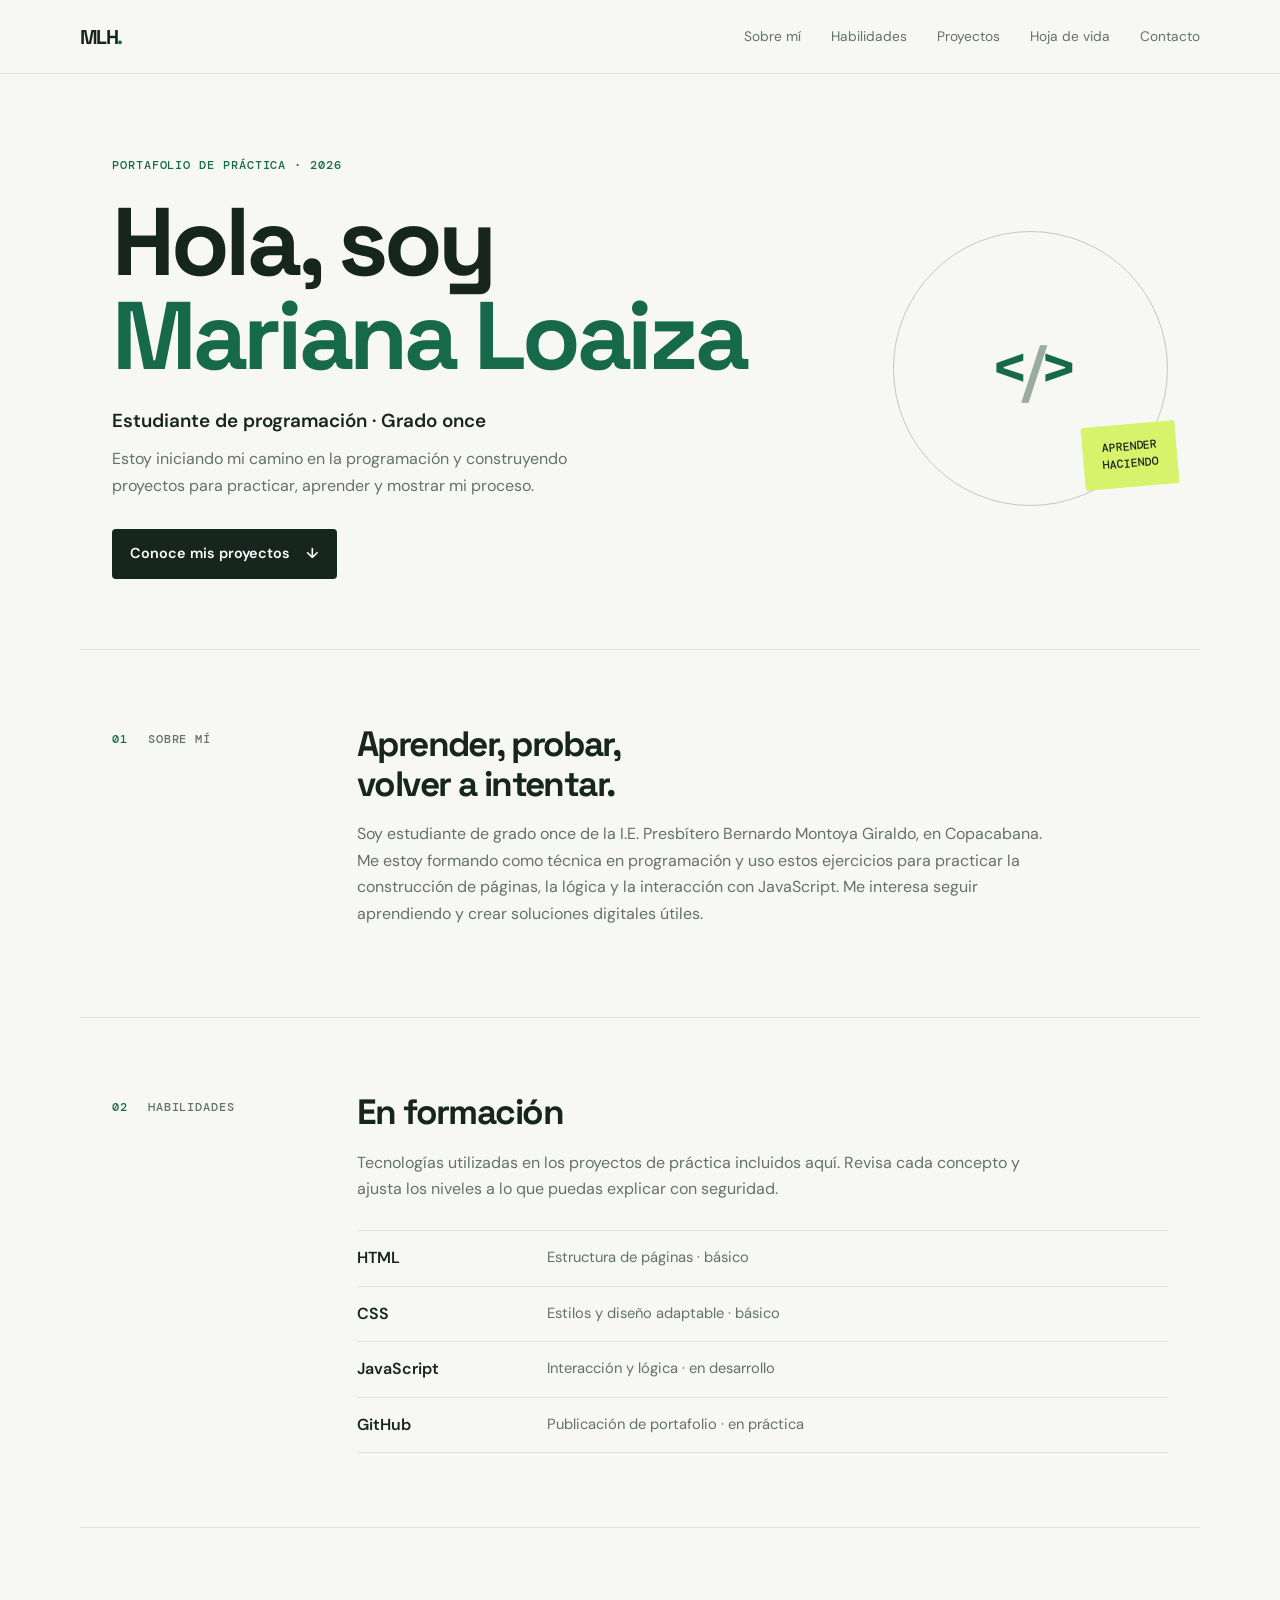
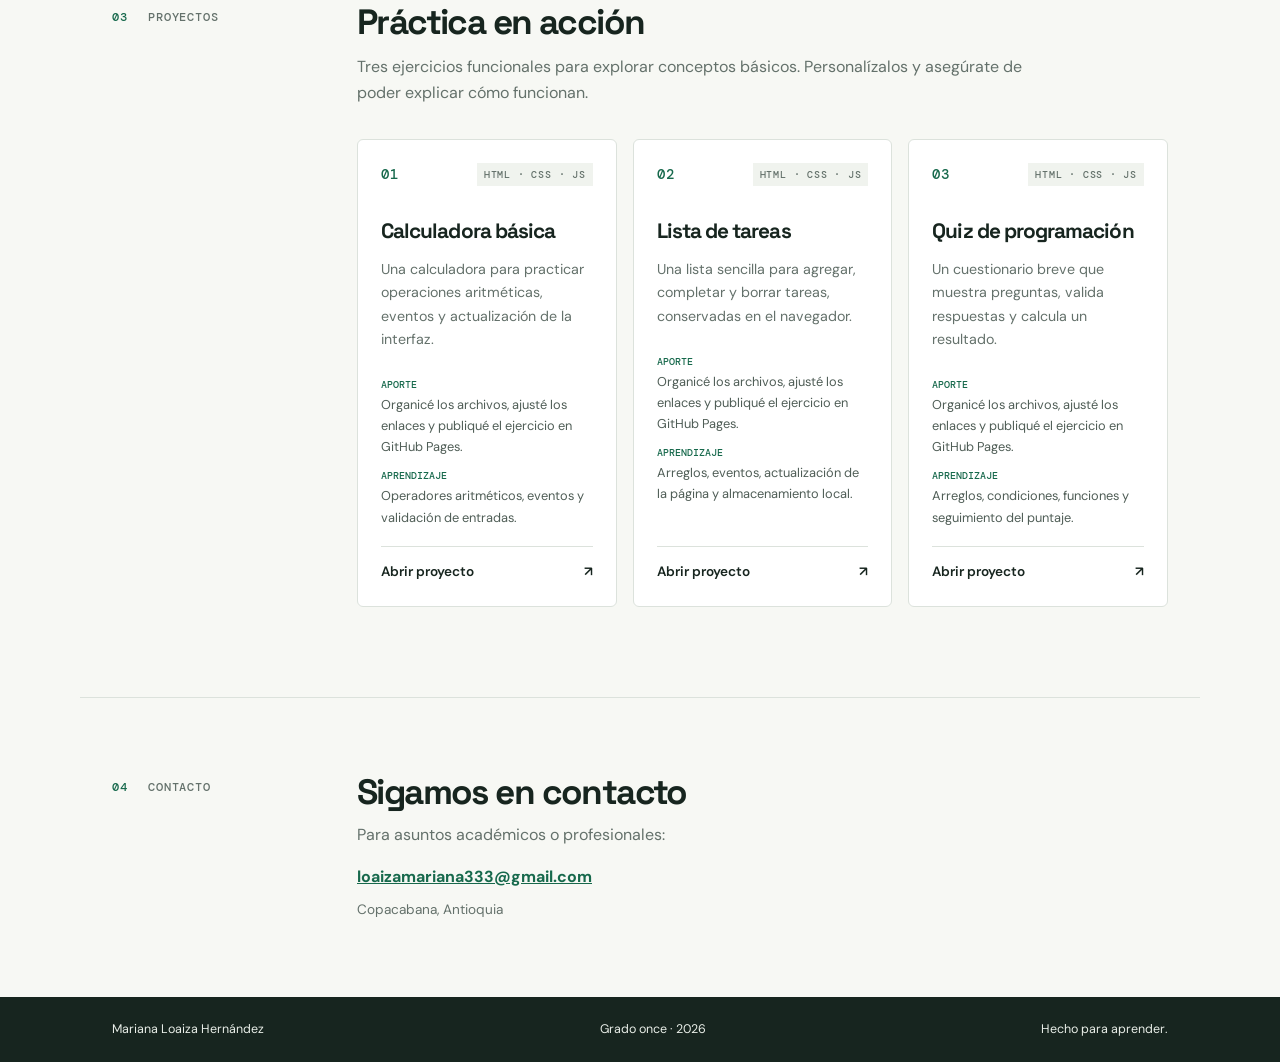
<file: index.html>
<!doctype html>
<html lang="es">
<head>
  <meta charset="utf-8">
  <meta name="viewport" content="width=device-width, initial-scale=1">
  <meta name="description" content="Portafolio de práctica en programación de Mariana Loaiza Hernández, estudiante de grado once.">
  <title>Mariana Loaiza | Portafolio de programación</title>
  <link rel="stylesheet" href="styles.css">
</head>
<body>
  <header class="site-header">
    <a class="brand" href="#inicio" aria-label="Inicio">MLH<span>.</span></a>
    <nav aria-label="Navegación principal">
  <a href="#sobre-mi">Sobre mí</a>
  <a href="#habilidades">Habilidades</a>
  <a href="#proyectos">Proyectos</a>
  <a href="hoja-de-vida.html">Hoja de vida</a>
  <a href="#contacto">Contacto</a>
</nav>
  </header>

  <main>
    <section class="hero" id="inicio">
      <div class="hero-copy">
        <p class="eyebrow">PORTAFOLIO DE PRÁCTICA · 2026</p>
        <h1>Hola, soy<br><span>Mariana Loaiza</span></h1>
        <p class="lead">Estudiante de programación · Grado once</p>
        <p class="intro">Estoy iniciando mi camino en la programación y construyendo proyectos para practicar, aprender y mostrar mi proceso.</p>
        <a class="button" href="#proyectos">Conoce mis proyectos <span aria-hidden="true">↓</span></a>
      </div>
      <div class="hero-mark" aria-hidden="true">
        <span>&lt;</span><i>/</i><span>&gt;</span>
        <b>aprender<br>haciendo</b>
      </div>
    </section>

    <section class="section about" id="sobre-mi">
      <div class="section-label"><span>01</span> SOBRE MÍ</div>
      <div>
        <h2>Aprender, probar,<br>volver a intentar.</h2>
        <p>Soy estudiante de grado once de la I.E. Presbítero Bernardo Montoya Giraldo, en Copacabana. Me estoy formando como técnica en programación y uso estos ejercicios para practicar la construcción de páginas, la lógica y la interacción con JavaScript. Me interesa seguir aprendiendo y crear soluciones digitales útiles.</p>
      </div>
    </section>

    <section class="section skills" id="habilidades">
      <div class="section-label"><span>02</span> HABILIDADES</div>
      <div>
        <h2>En formación</h2>
        <p class="section-note">Tecnologías utilizadas en los proyectos de práctica incluidos aquí. Revisa cada concepto y ajusta los niveles a lo que puedas explicar con seguridad.</p>
        <div class="skill-list">
          <div><strong>HTML</strong><span>Estructura de páginas · básico</span></div>
          <div><strong>CSS</strong><span>Estilos y diseño adaptable · básico</span></div>
          <div><strong>JavaScript</strong><span>Interacción y lógica · en desarrollo</span></div>
          <div><strong>GitHub</strong><span>Publicación de portafolio · en práctica</span></div>
        </div>
      </div>
    </section>

    <section class="projects section" id="proyectos">
      <div class="section-label"><span>03</span> PROYECTOS</div>
      <div class="projects-content">
        <h2>Práctica en acción</h2>
        <p class="section-note">Tres ejercicios funcionales para explorar conceptos básicos. Personalízalos y asegúrate de poder explicar cómo funcionan.</p>

        <div class="project-grid">
          <article class="project-card">
            <div class="project-top">
              <span class="project-number">01</span>
              <span class="tag">HTML · CSS · JS</span>
            </div>
            <h3>Calculadora básica</h3>
            <p>Una calculadora para practicar operaciones aritméticas, eventos y actualización de la interfaz.</p>
            <dl>
              <dt>Aporte</dt>
              <dd>Organicé los archivos, ajusté los enlaces y publiqué el ejercicio en GitHub Pages.</dd>
              <dt>Aprendizaje</dt>
              <dd>Operadores aritméticos, eventos y validación de entradas.</dd>
            </dl>
            <a href="calculadora.html">Abrir proyecto <span aria-hidden="true">↗</span></a>
          </article>

          <article class="project-card">
            <div class="project-top">
              <span class="project-number">02</span>
              <span class="tag">HTML · CSS · JS</span>
            </div>
            <h3>Lista de tareas</h3>
            <p>Una lista sencilla para agregar, completar y borrar tareas, conservadas en el navegador.</p>
            <dl>
              <dt>Aporte</dt>
              <dd>Organicé los archivos, ajusté los enlaces y publiqué el ejercicio en GitHub Pages.</dd>
              <dt>Aprendizaje</dt>
              <dd>Arreglos, eventos, actualización de la página y almacenamiento local.</dd>
            </dl>
            <a href="tareas.html">Abrir proyecto <span aria-hidden="true">↗</span></a>
          </article>

          <article class="project-card">
            <div class="project-top">
              <span class="project-number">03</span>
              <span class="tag">HTML · CSS · JS</span>
            </div>
            <h3>Quiz de programación</h3>
            <p>Un cuestionario breve que muestra preguntas, valida respuestas y calcula un resultado.</p>
            <dl>
              <dt>Aporte</dt>
              <dd>Organicé los archivos, ajusté los enlaces y publiqué el ejercicio en GitHub Pages.</dd>
              <dt>Aprendizaje</dt>
              <dd>Arreglos, condiciones, funciones y seguimiento del puntaje.</dd>
            </dl>
            <a href="quiz.html">Abrir proyecto <span aria-hidden="true">↗</span></a>
          </article>
        </div>
      </div>
    </section>

    <section class="contact section" id="contacto">
      <div class="section-label"><span>04</span> CONTACTO</div>
      <div>
        <h2>Sigamos en contacto</h2>
        <p>Para asuntos académicos o profesionales:</p>
        <a class="email" href="mailto:loaizamariana333@gmail.com">loaizamariana333@gmail.com</a>
        <p class="small">Copacabana, Antioquia</p>
      </div>
    </section>
  </main>

  <footer>
    <span>Mariana Loaiza Hernández</span>
    <span>Grado once · 2026</span>
    <span>Hecho para aprender.</span>
  </footer>
</body>
</html>
</file>
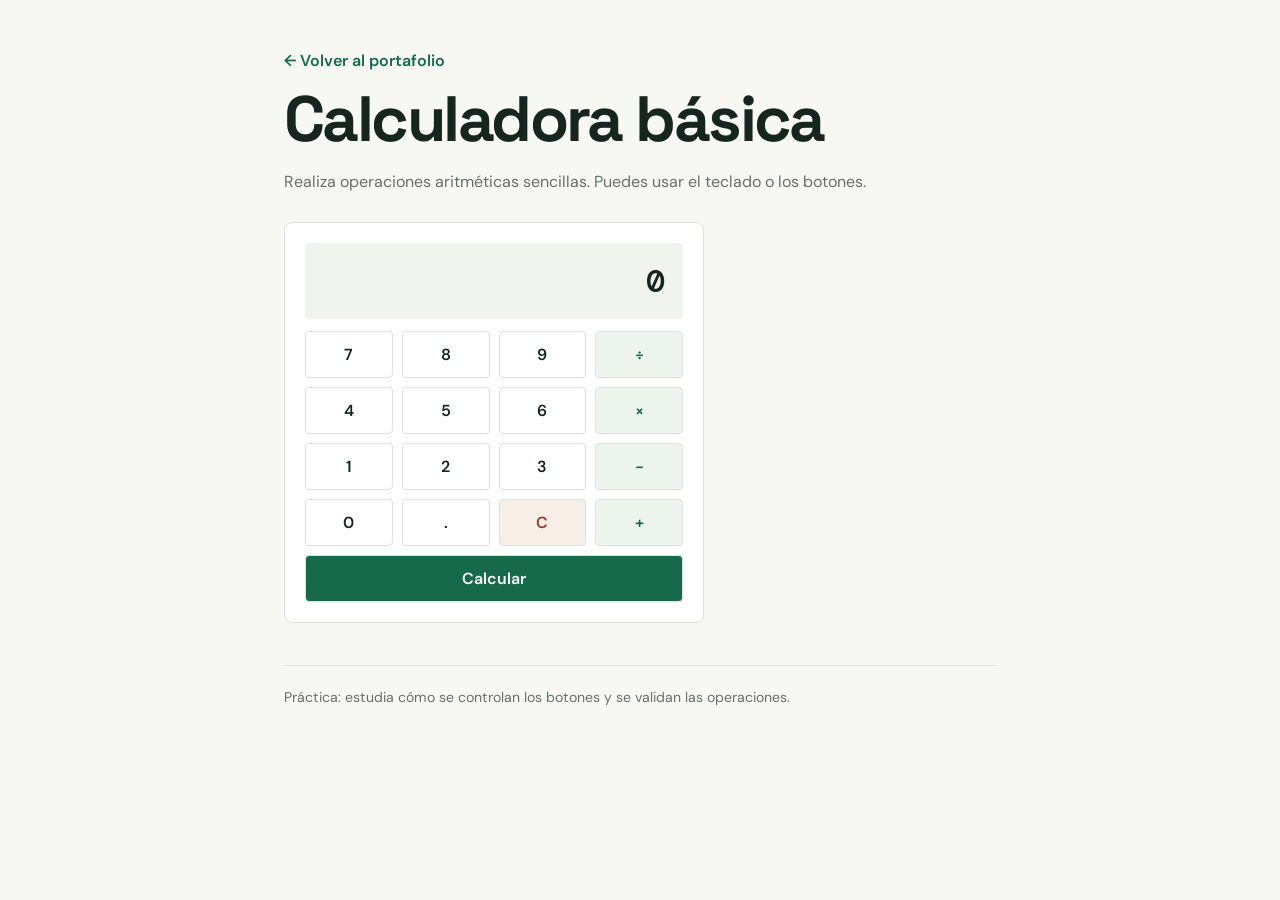
<file: calculadora.html>
<!doctype html>
<html lang="es">
<head>
  <meta charset="utf-8">
  <meta name="viewport" content="width=device-width, initial-scale=1">
  <title>Calculadora básica | Mariana Loaiza</title>
  <link rel="stylesheet" href="demo.css">
</head>
<body>
  <main>
<a class="back" href="https://loaizamariana333-pixel.github.io/portafolio-programacion-mariana-loaiza/">← Volver al portafolio</a>    <h1>Calculadora básica</h1>
    <p>Realiza operaciones aritméticas sencillas. Puedes usar el teclado o los botones.</p>

    <section class="calc" aria-label="Calculadora">
      <output id="display" aria-live="polite">0</output>
      <div class="keys">
        <button data-value="7">7</button><button data-value="8">8</button>
        <button data-value="9">9</button><button class="op" data-value="/">÷</button>
        <button data-value="4">4</button><button data-value="5">5</button>
        <button data-value="6">6</button><button class="op" data-value="*">×</button>
        <button data-value="1">1</button><button data-value="2">2</button>
        <button data-value="3">3</button><button class="op" data-value="-">−</button>
        <button data-value="0">0</button><button data-value=".">.</button>
        <button class="clear" data-action="clear">C</button>
        <button class="op" data-value="+">+</button>
        <button class="equal" data-action="equals">Calcular</button>
      </div>
    </section>

    <p class="hint">Práctica: estudia cómo se controlan los botones y se validan las operaciones.</p>
  </main>
  <script src="calculadora.js"></script>
</body>
</html>
</file>
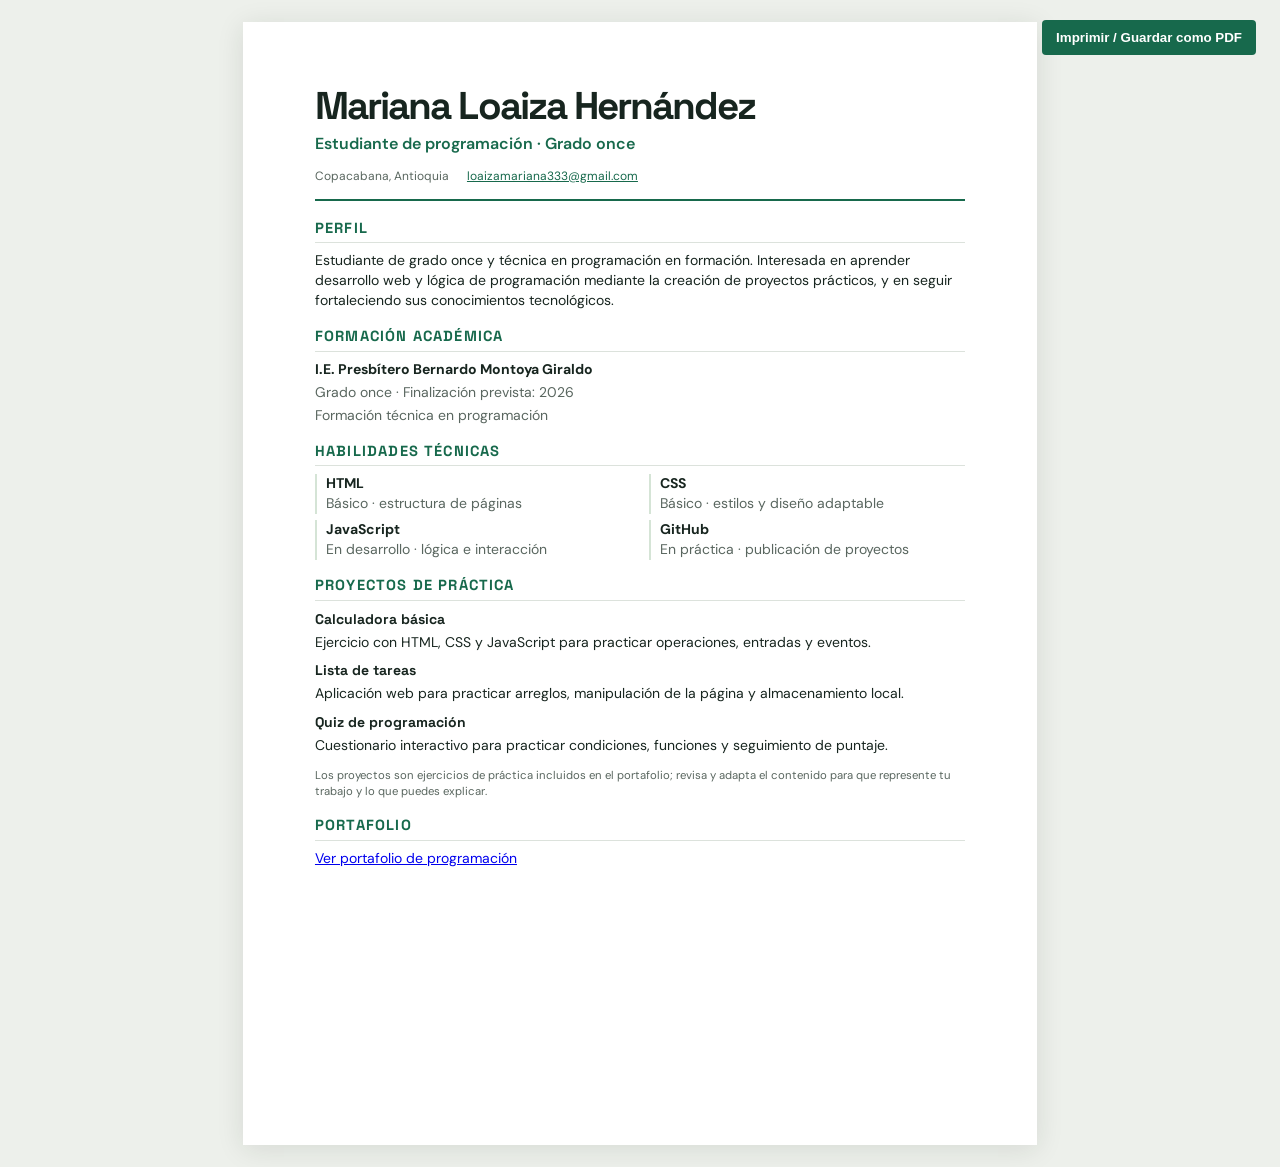
<file: hoja-de-vida.html>
<!doctype html>
<html lang="es"><head><meta charset="utf-8"><meta name="viewport" content="width=device-width,initial-scale=1"><title>Hoja de vida | Mariana Loaiza Hernández</title><style>
@import url('https://fonts.googleapis.com/css2?family=DM+Mono:wght@400;500&family=DM+Sans:wght@400;500;600;700&family=Space+Grotesk:wght@500;600;700&display=swap');
:root{--ink:#17251f;--muted:#59665f;--green:#17694c;--line:#dce2dc}*{box-sizing:border-box}body{margin:0;background:#edf0eb;color:var(--ink);font:10.5pt/1.42 'DM Sans',Arial,sans-serif}.sheet{width:210mm;min-height:297mm;margin:22px auto;padding:17mm 19mm;background:#fff;box-shadow:0 4px 26px #17251f1c}h1,h2,h3{font-family:'Space Grotesk',Arial,sans-serif}header{border-bottom:2px solid var(--green);padding-bottom:14px;margin-bottom:17px}h1{font-size:29pt;line-height:1.05;letter-spacing:-.05em;margin:0 0 6px}.role{font-size:12pt;font-weight:600;margin:0;color:var(--green)}.contact{display:flex;gap:12px 18px;flex-wrap:wrap;margin-top:12px;color:var(--muted);font-size:9pt}.contact a{color:var(--green)}section{margin:15px 0}h2{font-size:11pt;text-transform:uppercase;letter-spacing:.08em;color:var(--green);margin:0 0 6px}.rule{border-bottom:1px solid var(--line);padding-bottom:4px;margin-bottom:8px}p{margin:3px 0}.school{font-weight:700}.sub{color:var(--muted)}.skills{display:grid;grid-template-columns:1fr 1fr;gap:6px 18px}.skill{border-left:2px solid #d5e4d6;padding-left:9px}.project{margin:9px 0}.project h3{font-size:10.5pt;margin:0}.note{color:var(--muted);font-size:8.5pt;margin-top:12px}.print{position:fixed;right:24px;top:20px;padding:10px 14px;border:0;border-radius:4px;background:var(--green);color:white;font-weight:700;cursor:pointer}@media print{@page{size:A4;margin:0}.print{display:none}body{background:white}.sheet{margin:0;width:210mm;min-height:297mm;box-shadow:none;padding:16mm 18mm}a{color:inherit;text-decoration:none}}@media(max-width:800px){.sheet{width:auto;min-height:0;margin:0;padding:28px 24px}.skills{grid-template-columns:1fr}.print{position:static;margin:14px}}
</style></head><body><button class="print" onclick="window.print()">Imprimir / Guardar como PDF</button><main class="sheet"><header><h1>Mariana Loaiza Hernández</h1><p class="role">Estudiante de programación · Grado once</p><div class="contact"><span>Copacabana, Antioquia</span><a href="mailto:loaizamariana333@gmail.com">loaizamariana333@gmail.com</a></div></header>
<section><h2 class="rule">Perfil</h2><p>Estudiante de grado once y técnica en programación en formación. Interesada en aprender desarrollo web y lógica de programación mediante la creación de proyectos prácticos, y en seguir fortaleciendo sus conocimientos tecnológicos.</p></section>
<section><h2 class="rule">Formación académica</h2><p class="school">I.E. Presbítero Bernardo Montoya Giraldo</p><p class="sub">Grado once · Finalización prevista: 2026</p><p class="sub">Formación técnica en programación</p></section>
<section><h2 class="rule">Habilidades técnicas</h2><div class="skills"><div class="skill"><strong>HTML</strong><br><span class="sub">Básico · estructura de páginas</span></div><div class="skill"><strong>CSS</strong><br><span class="sub">Básico · estilos y diseño adaptable</span></div><div class="skill"><strong>JavaScript</strong><br><span class="sub">En desarrollo · lógica e interacción</span></div><div class="skill"><strong>GitHub</strong><br><span class="sub">En práctica · publicación de proyectos</span></div></div></section>
<section><h2 class="rule">Proyectos de práctica</h2><div class="project"><h3>Calculadora básica</h3><p>Ejercicio con HTML, CSS y JavaScript para practicar operaciones, entradas y eventos.</p></div><div class="project"><h3>Lista de tareas</h3><p>Aplicación web para practicar arreglos, manipulación de la página y almacenamiento local.</p></div><div class="project"><h3>Quiz de programación</h3><p>Cuestionario interactivo para practicar condiciones, funciones y seguimiento de puntaje.</p></div><p class="note">Los proyectos son ejercicios de práctica incluidos en el portafolio; revisa y adapta el contenido para que represente tu trabajo y lo que puedes explicar.</p></section>
<section><h2 class="rule">Portafolio</h2><p><a href="https://loaizamariana333-pixel.github.io/portafolio-programacion-mariana-loaiza/">Ver portafolio de programación</a></p></section></main></body></html>
</file>
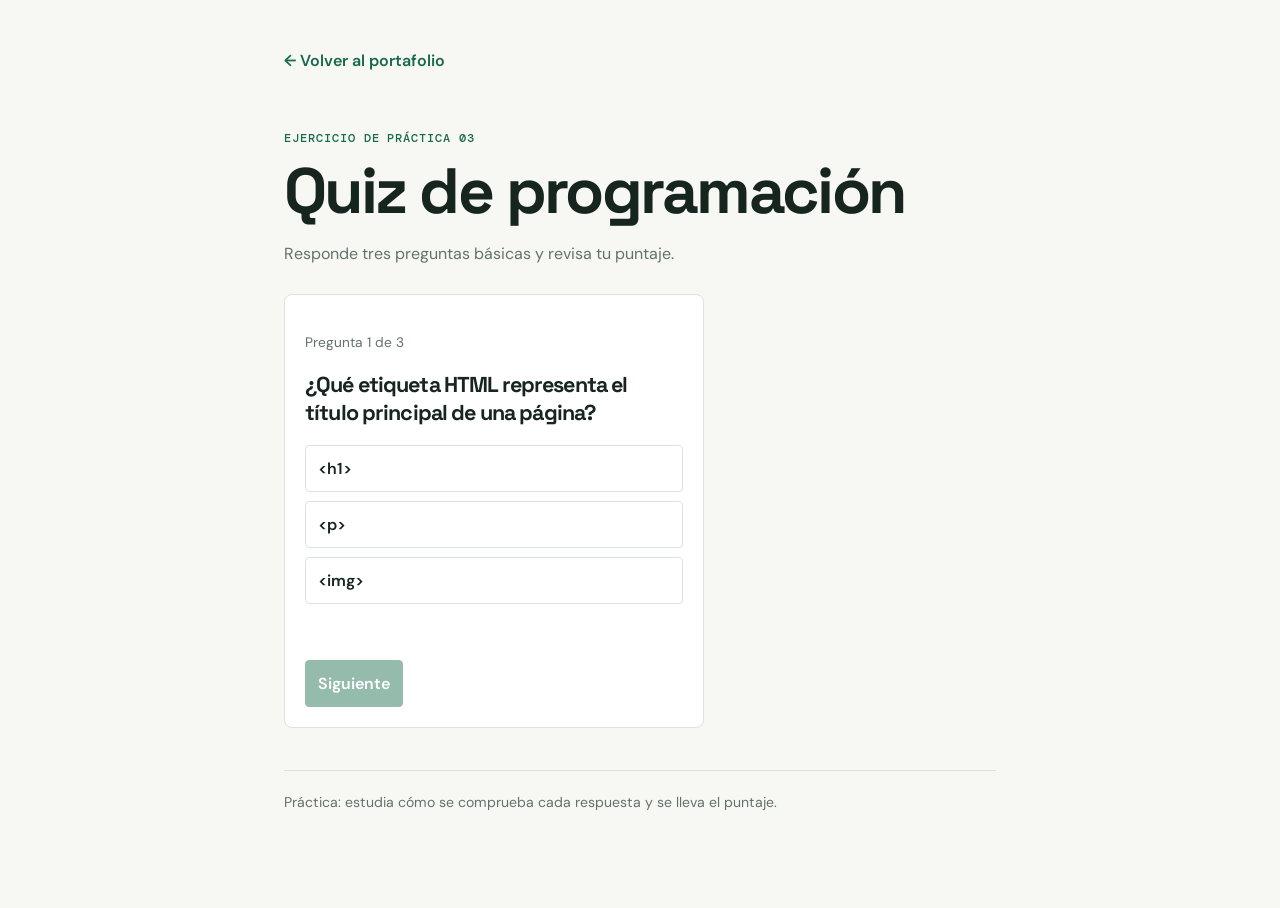
<file: quiz.html>
<!doctype html>
<html lang="es">
<head>
  <meta charset="utf-8">
  <meta name="viewport" content="width=device-width, initial-scale=1">
  <title>Quiz de programación | Mariana Loaiza</title>
  <link rel="stylesheet" href="demo.css">
</head>
<body>
  <main>
<a class="back" href="https://loaizamariana333-pixel.github.io/portafolio-programacion-mariana-loaiza/">← Volver al portafolio</a>    
    <p class="eyebrow">EJERCICIO DE PRÁCTICA 03</p>
    <h1>Quiz de programación</h1>
    <p>Responde tres preguntas básicas y revisa tu puntaje.</p>

    <section id="quiz" class="quiz">
      <p id="progress" class="count"></p>
      <h2 id="question"></h2>
      <div id="answers" class="answers"></div>
      <p id="feedback" aria-live="polite"></p>
      <button id="next" type="button" disabled>Siguiente</button>
    </section>

    <p class="hint">Práctica: estudia cómo se comprueba cada respuesta y se lleva el puntaje.</p>
  </main>
  <script src="quiz.js"></script>
</body>
</html>
</file>
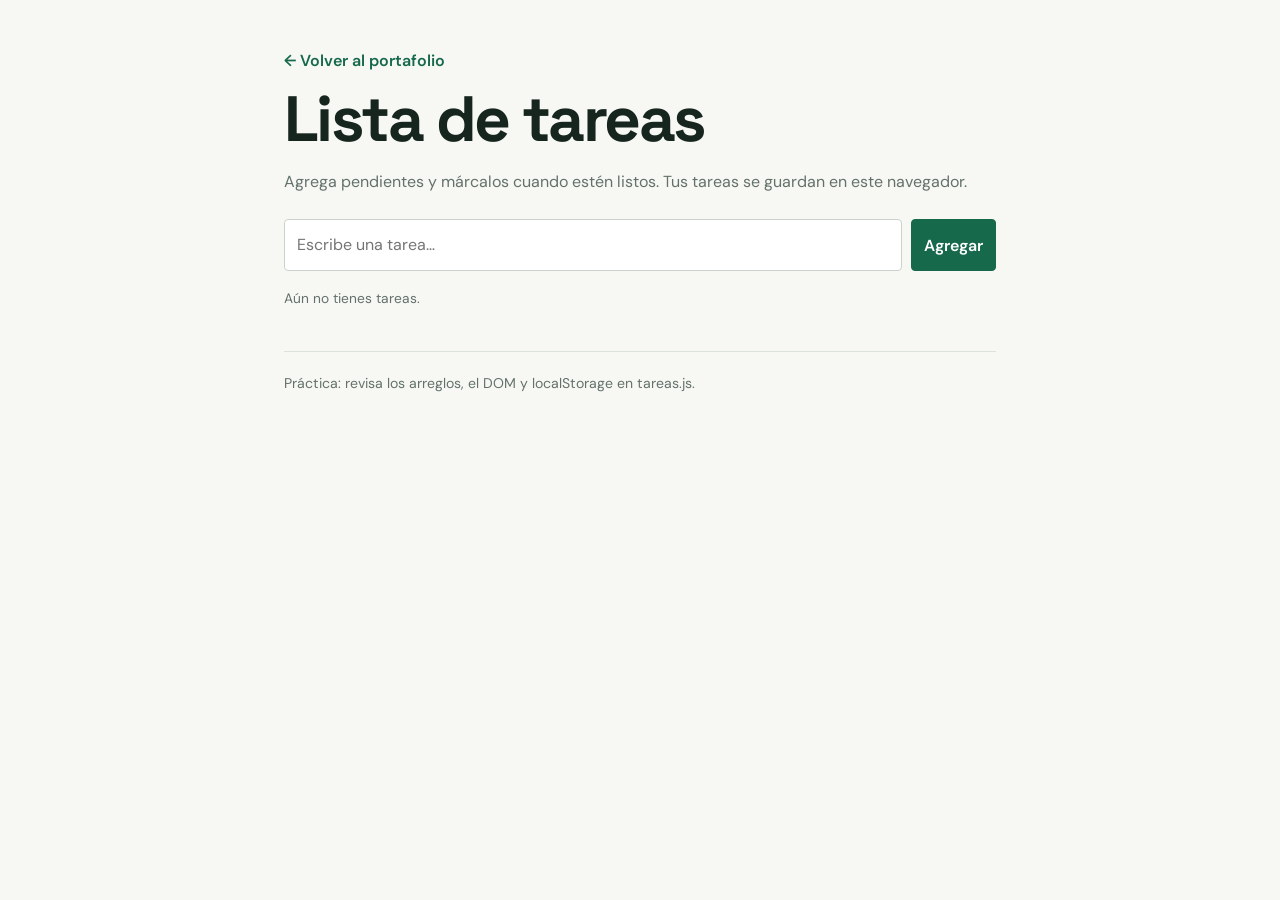
<file: tareas.html>
<!doctype html>
<html lang="es">
<head>
  <meta charset="utf-8">
  <meta name="viewport" content="width=device-width, initial-scale=1">
  <title>Lista de tareas | Mariana Loaiza</title>
  <link rel="stylesheet" href="demo.css">
</head>
<body>
  <main>
<a class="back" href="https://loaizamariana333-pixel.github.io/portafolio-programacion-mariana-loaiza/">← Volver al portafolio</a>    
    <h1>Lista de tareas</h1>
    <p>Agrega pendientes y márcalos cuando estén listos. Tus tareas se guardan en este navegador.</p>

    <form id="task-form">
      <label class="sr-only" for="task-input">Nueva tarea</label>
      <input id="task-input" maxlength="90" placeholder="Escribe una tarea…" required>
      <button type="submit">Agregar</button>
    </form>

    <p id="count" class="count" aria-live="polite"></p>
    <ul id="task-list"></ul>
    <p class="hint">Práctica: revisa los arreglos, el DOM y localStorage en tareas.js.</p>
  </main>
  <script src="tareas.js"></script>
</body>
</html>
</file>
<file: styles.css>
@import url('https://fonts.googleapis.com/css2?family=DM+Mono:wght@400;500&family=DM+Sans:wght@400;500;600;700&family=Space+Grotesk:wght@500;600;700&display=swap');
:root{--ink:#17251f;--muted:#64716b;--paper:#f7f8f4;--green:#17694c;--lime:#d6f36b;--line:#dce2dc;--white:#fff}*{box-sizing:border-box}html{scroll-behavior:smooth}body{margin:0;background:var(--paper);color:var(--ink);font-family:'DM Sans',Arial,sans-serif;line-height:1.65}.site-header{height:74px;display:flex;align-items:center;justify-content:space-between;padding:0 max(calc((100vw - 1120px)/2),6vw);border-bottom:1px solid var(--line)}.brand{font:700 1.25rem 'Space Grotesk',sans-serif;color:var(--ink);text-decoration:none;letter-spacing:-.08em}.brand span{color:var(--green)}nav{display:flex;gap:30px}nav a{font-size:.86rem;text-decoration:none;color:var(--muted)}nav a:hover,.project-card>a:hover{color:var(--green)}.hero{min-height:530px;max-width:1120px;margin:auto;padding:84px 32px 70px;display:flex;align-items:center;justify-content:space-between}.hero-copy{max-width:650px}.eyebrow,.section-label,.tag,.project-number{font:500 .72rem 'DM Mono',monospace;letter-spacing:.08em}.eyebrow{color:var(--green)}h1,h2,h3,p{margin-top:0}h1,h2,h3{font-family:'Space Grotesk',sans-serif;letter-spacing:-.045em}h1{font-size:clamp(3.3rem,8vw,6rem);line-height:.98;margin:22px 0}h1 span{color:var(--green)}.lead{font-size:1.18rem;font-weight:600;margin-bottom:10px}.intro{color:var(--muted);max-width:510px;margin-bottom:30px}.button{background:var(--ink);color:white;padding:13px 18px;border-radius:4px;text-decoration:none;display:inline-flex;gap:16px;font-weight:600;font-size:.9rem}.button:hover{background:var(--green)}.hero-mark{width:275px;height:275px;border:1px solid #bdcbbf;border-radius:50%;display:flex;align-items:center;justify-content:center;position:relative;color:var(--green);font:600 4rem 'Space Grotesk',sans-serif;letter-spacing:-.12em;flex:none}.hero-mark i{font-style:normal;color:#9aaca0}.hero-mark b{position:absolute;right:-10px;bottom:18px;background:var(--lime);padding:14px 19px;border-radius:2px;font:500 .72rem 'DM Mono',monospace;line-height:1.5;letter-spacing:0;text-transform:uppercase;color:var(--ink);transform:rotate(-5deg)}.section{max-width:1120px;margin:auto;padding:74px 32px;display:grid;grid-template-columns:210px 1fr;gap:35px;border-top:1px solid var(--line)}.section-label{color:var(--muted);padding-top:8px}.section-label span{color:var(--green);margin-right:12px}.section h2{font-size:2.2rem;line-height:1.13;margin-bottom:18px}.about>div:last-child{max-width:720px}.about p,.section-note{color:var(--muted);max-width:690px}.skill-list{margin-top:28px;border-top:1px solid var(--line)}.skill-list div{display:grid;grid-template-columns:190px 1fr;padding:14px 0;border-bottom:1px solid var(--line)}.skill-list strong{font-weight:600}.skill-list span{color:var(--muted);font-size:.92rem}.projects{padding-bottom:90px}.projects-content h2{margin-bottom:12px}.project-grid{display:grid;grid-template-columns:repeat(3,1fr);gap:16px;margin-top:32px}.project-card{background:var(--white);border:1px solid var(--line);border-radius:6px;padding:23px;display:flex;flex-direction:column;min-height:370px}.project-top{display:flex;justify-content:space-between;align-items:center;margin-bottom:28px}.project-number{color:var(--green);font-size:.9rem}.tag{font-size:.61rem;color:var(--muted);background:#f0f3ee;padding:5px 7px}.project-card h3{font-size:1.3rem;margin-bottom:10px}.project-card>p{color:var(--muted);font-size:.89rem;min-height:70px}.project-card dl{font-size:.8rem;margin:0 0 18px}.project-card dt{font:500 .65rem 'DM Mono',monospace;text-transform:uppercase;color:var(--green);margin-top:12px}.project-card dd{margin:3px 0 0;color:#4f5d56}.project-card>a{margin-top:auto;padding-top:14px;border-top:1px solid var(--line);text-decoration:none;font-weight:600;color:var(--ink);font-size:.85rem}.project-card>a span{float:right}.contact{padding-bottom:76px}.contact h2{margin-bottom:10px}.contact p{color:var(--muted)}.email{color:var(--green);font-weight:700}.small{font-size:.85rem;margin:8px 0 0}footer{background:var(--ink);color:#e9eee8;padding:22px max(calc((100vw - 1056px)/2),6vw);display:flex;justify-content:space-between;font-size:.78rem}a:focus-visible{outline:3px solid #92b958;outline-offset:3px}
@media(max-width:760px){.site-header{height:auto;min-height:65px;padding:14px 22px;align-items:flex-start;gap:16px}nav{justify-content:flex-end;flex-wrap:wrap;gap:7px 16px}nav a{font-size:.78rem}.hero{min-height:auto;padding:70px 24px;display:block}.hero-mark{width:150px;height:150px;font-size:2.5rem;margin:48px 18px 0 auto}.hero-mark b{font-size:.62rem}.section{padding:55px 24px;grid-template-columns:1fr;gap:22px}.section-label{padding:0}.section h2{font-size:1.9rem}.project-grid{grid-template-columns:1fr}.project-card{min-height:auto}.project-card>p{min-height:0}.skill-list div{grid-template-columns:130px 1fr;gap:8px}footer{padding:20px 24px;flex-wrap:wrap;gap:8px 18px}footer span:last-child{width:100%}}
@media print{.site-header nav,.button{display:none}.hero{min-height:auto;padding:38px 32px}.hero-mark{width:150px;height:150px}.section{padding:35px 32px}.project-grid{gap:8px}.project-card{padding:15px;min-height:0}footer{color:var(--ink);background:white;border-top:1px solid var(--line)}}
</file>
<file: demo.css>
@import url('https://fonts.googleapis.com/css2?family=DM+Mono:wght@400;500&family=DM+Sans:wght@400;500;600;700&family=Space+Grotesk:wght@500;600;700&display=swap');
:root{--ink:#17251f;--muted:#64716b;--paper:#f7f8f4;--green:#17694c;--lime:#d6f36b;--line:#dce2dc;--white:#fff}*{box-sizing:border-box}body{margin:0;background:var(--paper);color:var(--ink);font:16px/1.6 'DM Sans',Arial,sans-serif}main{max-width:760px;margin:0 auto;padding:48px 24px 80px}.back{color:var(--green);text-decoration:none;font-weight:600}.eyebrow{margin-top:56px;color:var(--green);font:500 .75rem 'DM Mono',monospace;letter-spacing:.08em}h1,h2{font-family:'Space Grotesk',sans-serif;letter-spacing:-.04em}h1{font-size:clamp(2.5rem,8vw,4rem);line-height:1.05;margin:12px 0}main>p:not(.eyebrow):not(.hint){color:var(--muted)}.hint{border-top:1px solid var(--line);margin-top:42px;padding-top:20px;color:var(--muted);font-size:.88rem}.calc,.quiz{background:var(--white);border:1px solid var(--line);border-radius:8px;padding:20px;margin-top:28px;max-width:420px}.calc output{height:76px;background:#f0f3ee;border-radius:4px;display:flex;align-items:center;justify-content:flex-end;padding:0 18px;font:500 2rem 'DM Mono',monospace;overflow:hidden}.keys{display:grid;grid-template-columns:repeat(4,1fr);gap:9px;margin-top:12px}.keys button,form button,#next,.answers button{border:1px solid var(--line);border-radius:4px;background:white;color:var(--ink);padding:12px;font:600 1rem 'DM Sans',sans-serif;cursor:pointer}.keys button:hover,.answers button:hover{border-color:var(--green)}.keys .op{background:#edf4ed;color:var(--green)}.keys .clear{background:#f7eee8;color:#963e22}.keys .equal{grid-column:span 4;background:var(--green);color:white}.keys button:focus-visible,button:focus-visible,input:focus-visible{outline:3px solid var(--lime);outline-offset:2px}form{display:flex;gap:9px;margin-top:25px}input:not([type=checkbox]){min-width:0;flex:1;border:1px solid #cbd4cc;border-radius:4px;padding:12px;font:inherit}form button,#next{background:var(--green);color:white;border-color:var(--green)}.count{color:var(--muted);font-size:.86rem;margin:16px 0 8px}ul{list-style:none;padding:0;margin:0}li{display:flex;align-items:center;justify-content:space-between;gap:12px;border-top:1px solid var(--line);padding:12px 2px}li label{display:flex;align-items:center;gap:12px;overflow-wrap:anywhere}li input{accent-color:var(--green);width:17px;height:17px}.done span{text-decoration:line-through;color:var(--muted)}.remove{border:0;background:none;color:#8b4030;cursor:pointer;font:600 .85rem 'DM Sans',sans-serif}.quiz h2{font-size:1.35rem;line-height:1.3}.answers{display:grid;gap:9px}.answers button{text-align:left}.answers button.correct{border-color:var(--green);background:#edf4ed}.answers button.wrong{border-color:#a34a35;background:#fff2ed}#feedback{min-height:1.5em;color:var(--green);font-weight:600}#next:disabled{opacity:.45;cursor:not-allowed}.sr-only{position:absolute;width:1px;height:1px;padding:0;margin:-1px;overflow:hidden;clip:rect(0,0,0,0);white-space:nowrap;border:0}@media(max-width:480px){main{padding:28px 18px 60px}.eyebrow{margin-top:42px}.calc{padding:14px}form button{padding:10px}}
</file>
